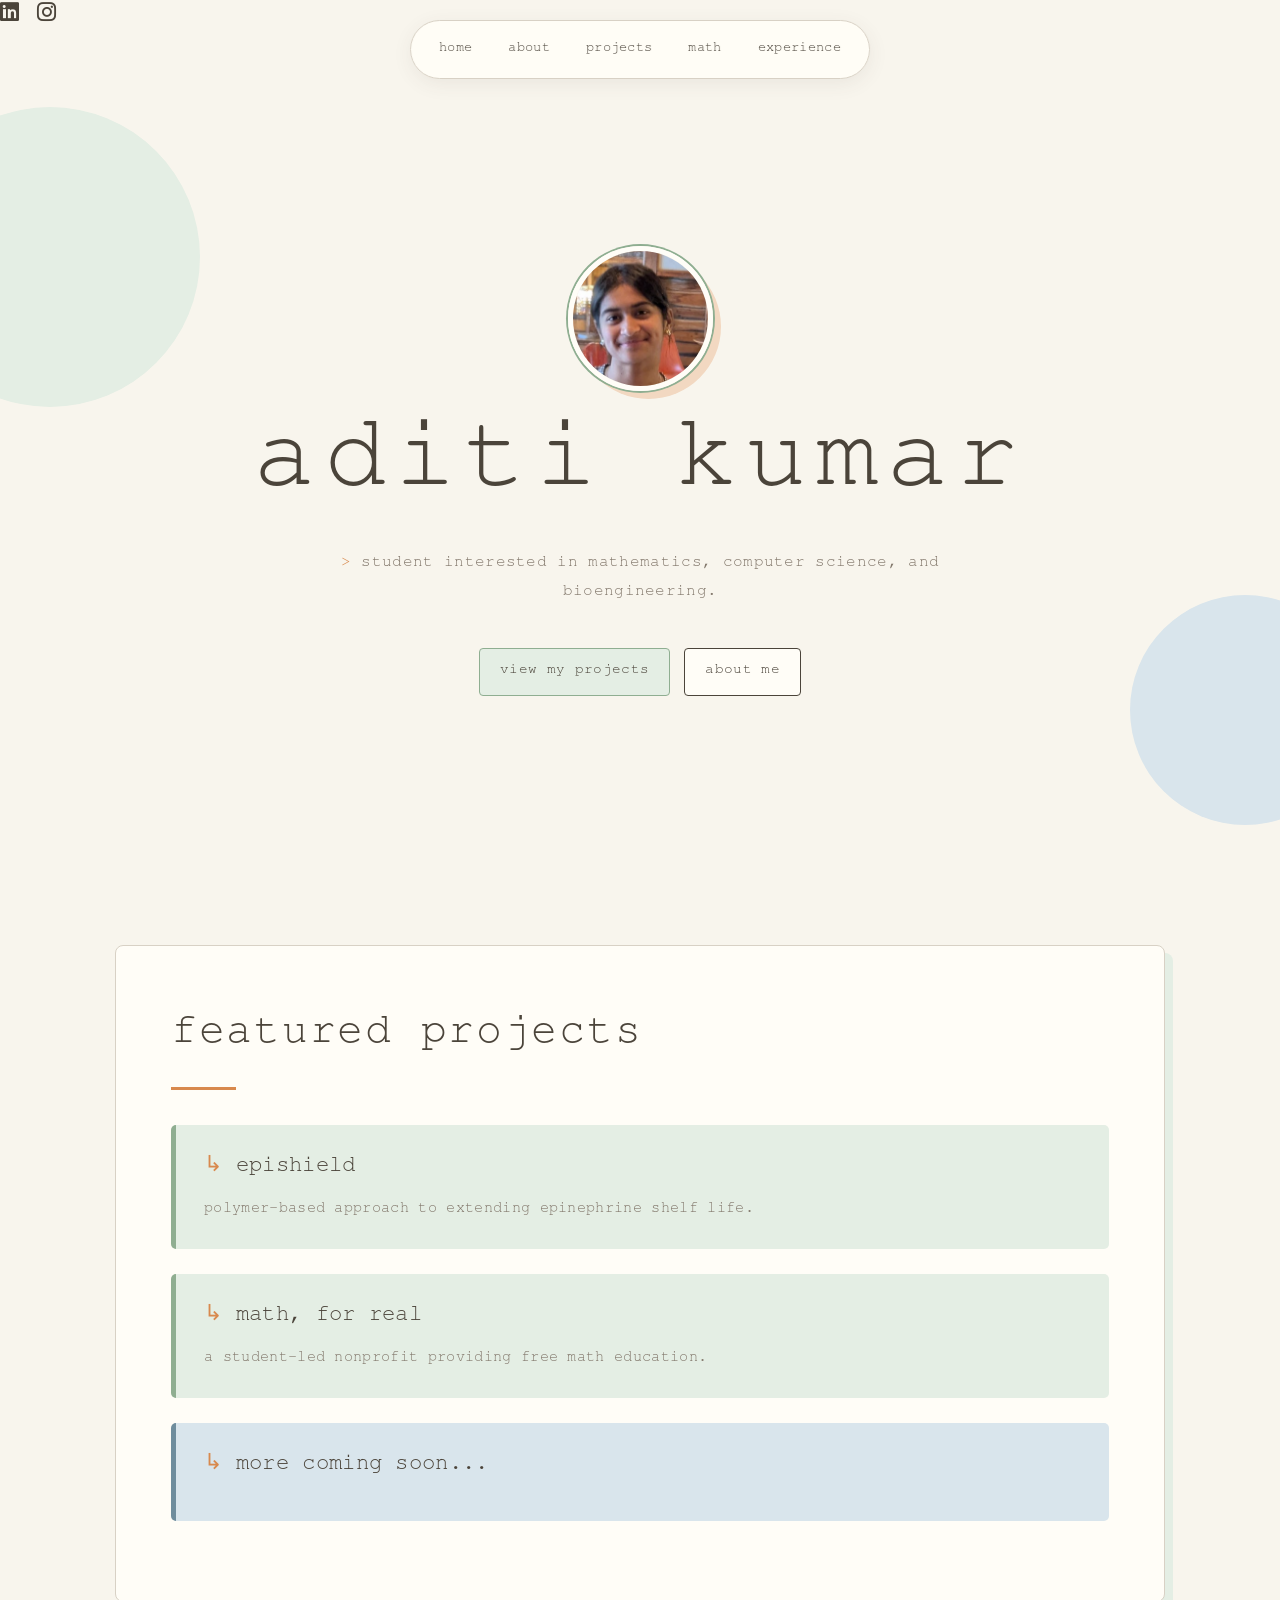
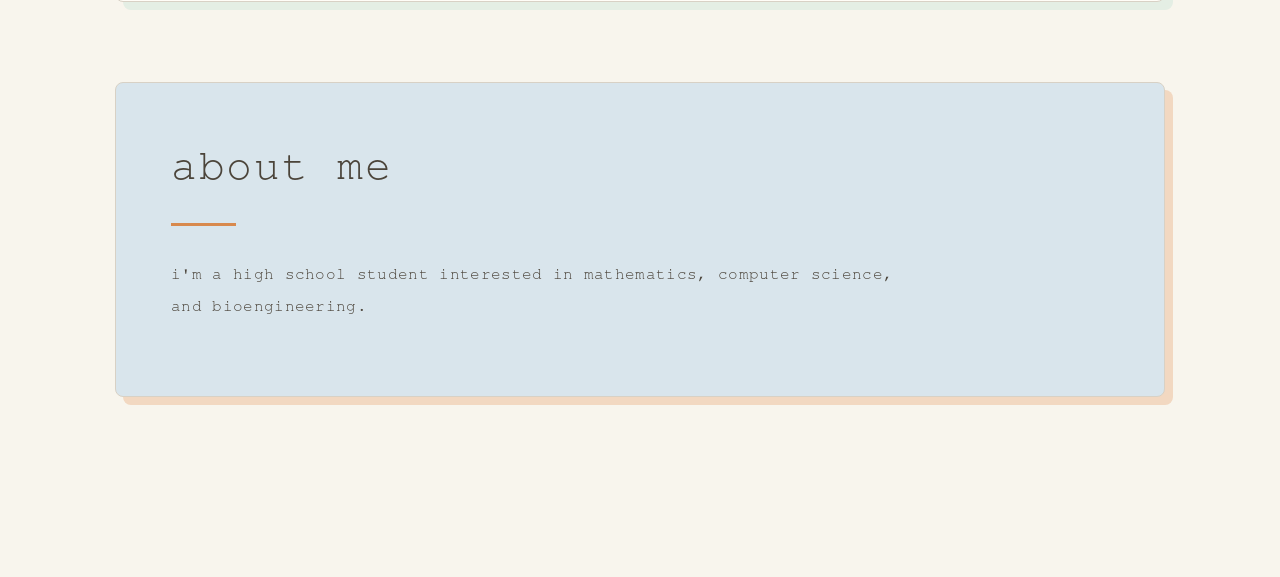
<file: index.html>
<!DOCTYPE html>
<html lang="en">
<head>
    <meta charset="UTF-8">
    <meta name="viewport" content="width=device-width, initial-scale=1.0">

    <title>aditi kumar</title>

    <link rel="stylesheet" href="style.css">
    <link rel="stylesheet" href="https://cdnjs.cloudflare.com/ajax/libs/font-awesome/6.5.2/css/all.min.css">
</head>

<body>
    <div class="social-links">
        <a href="https://www.linkedin.com/in/aditi-kumar-h3ll0" target="_blank" aria-label="LinkedIn">
            <i class="fab fa-linkedin"></i>
        </a>
        <a href="https://www.instagram.com/aditi.kumar_h3ll0/" target="_blank" aria-label="Instagram">
            <i class="fab fa-instagram"></i>
        </a>
    </div>

    <nav>
        <a href="index.html">home</a>
        <a href="about.html">about</a>
        <a href="projects.html">projects</a>
        <a href="math.html">math</a>
        <a href="experience.html">experience</a>
    </nav>
    <header>

        <img src="pfp.png" alt="aditi kumar" class="profile-photo">

        <h1>aditi kumar</h1>

        <p>
            student interested in mathematics,
            computer science, and bioengineering.
        </p>

        <div class="buttons">
            <a href="#projects">view my projects</a>
            <a href="#about">about me</a>
        </div>

    </header>


    <main>

        <section id="projects">

            <h2>featured projects</h2>

            <div class="project">
                <h3>epishield</h3>

                <p>
                    polymer-based approach to extending
                    epinephrine shelf life.
                </p>
            </div>


            <div class="project">
                <h3>math, for real</h3>

                <p>
                    a student-led nonprofit providing
                    free math education.
                </p>
            </div>


            <div class="project">
                <h3>more coming soon...</h3>
            </div>

        </section>


        <section id="about">

            <h2>about me</h2>

            <p>
                i'm a high school student interested in
                mathematics, computer science, and bioengineering.
            </p>

        </section>

    </main>


    <script src="script.js"></script>

</body>
</html>
</file>
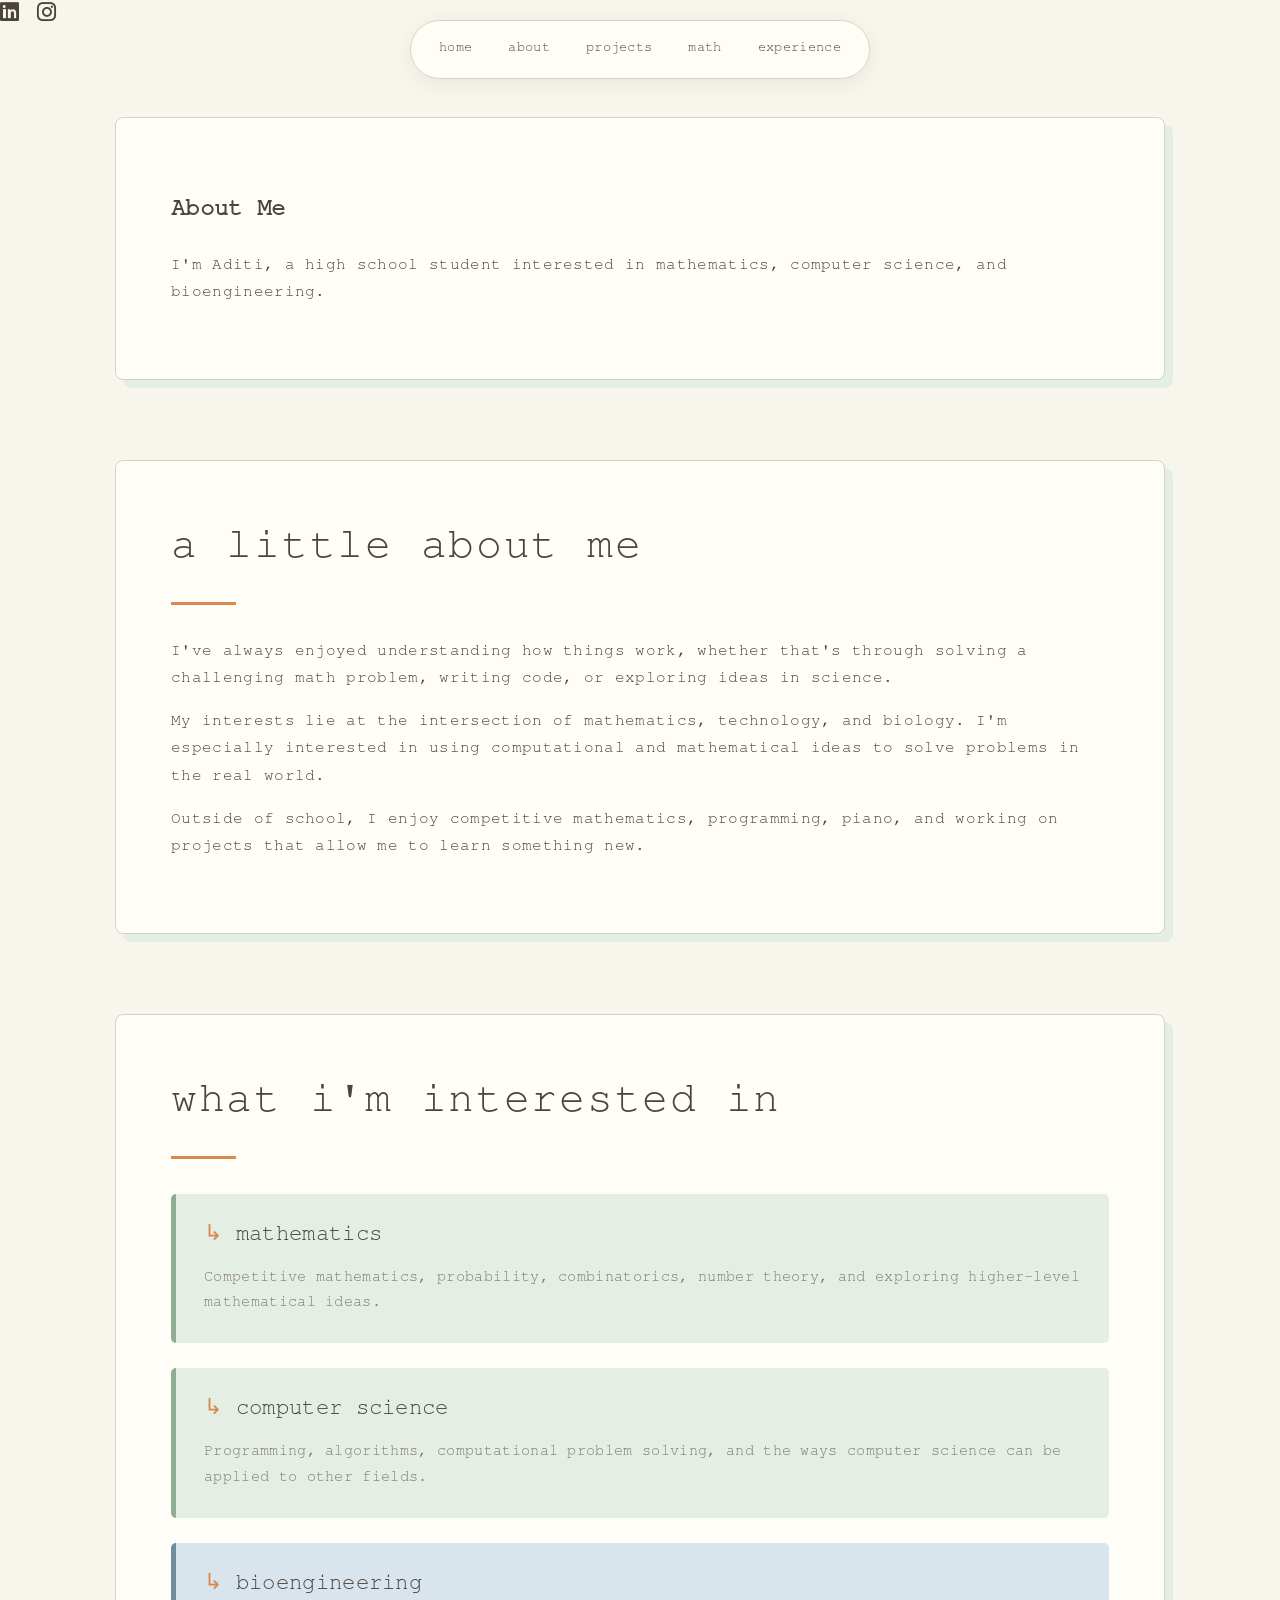
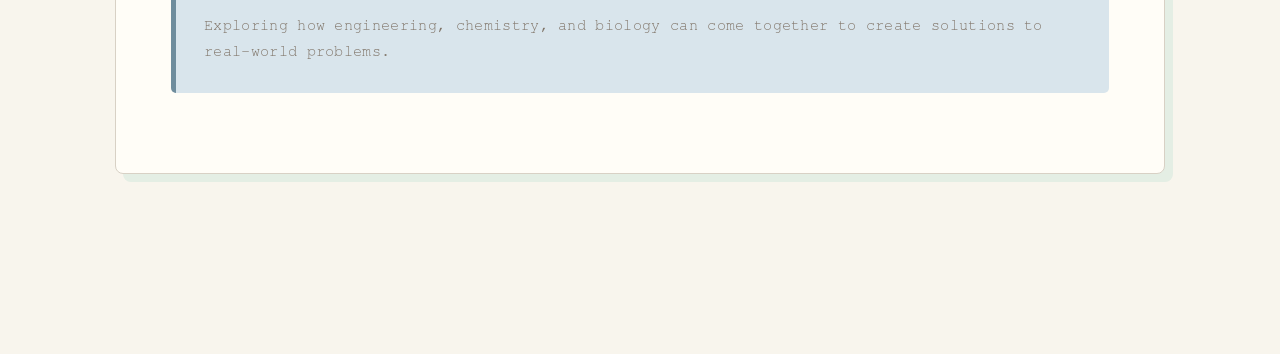
<file: about.html>
<!DOCTYPE html>

<html lang="en">
<head>
    <meta charset="UTF-8">
    <meta name="viewport" content="width=device-width, initial-scale=1.0">

<title>About | Aditi Kumar</title>

<link rel="stylesheet" href="style.css">

<link rel="preconnect" href="https://fonts.googleapis.com">
<link rel="preconnect" href="https://fonts.gstatic.com" crossorigin>
<link href="https://fonts.googleapis.com/css2?family=Libre+Baskerville:wght@400;700&display=swap" rel="stylesheet">
<link rel="stylesheet" href="https://cdnjs.cloudflare.com/ajax/libs/font-awesome/6.5.2/css/all.min.css">
</head>

<body>
    <div class="social-links">
        <a href="https://www.linkedin.com/in/aditi-kumar-h3ll0" target="_blank" aria-label="LinkedIn">
            <i class="fab fa-linkedin"></i>
        </a>
        <a href="https://www.instagram.com/aditi.kumar_h3ll0/" target="_blank" aria-label="Instagram">
            <i class="fab fa-instagram"></i>
        </a>
    </div>

    <nav>
        <a href="index.html">home</a>
        <a href="about.html">about</a>
        <a href="projects.html">projects</a>
        <a href="math.html">math</a>
        <a href="experience.html">experience</a>
    </nav>

<main class="page">

    <section class="page-intro">
        <h1>About Me</h1>

        <p>
            I'm Aditi, a high school student interested in
            mathematics, computer science, and bioengineering.
        </p>
    </section>

    <section class="about-content">

        <h2>A Little About Me</h2>

        <p>
            I've always enjoyed understanding how things work,
            whether that's through solving a challenging math
            problem, writing code, or exploring ideas in science.
        </p>

        <p>
            My interests lie at the intersection of mathematics,
            technology, and biology. I'm especially interested in
            using computational and mathematical ideas to solve
            problems in the real world.
        </p>

        <p>
            Outside of school, I enjoy competitive mathematics,
            programming, piano, and working on projects that allow
            me to learn something new.
        </p>

    </section>

    <section class="about-content">

        <h2>What I'm Interested In</h2>

        <div class="project">
            <h3>Mathematics</h3>
            <p>
                Competitive mathematics, probability, combinatorics,
                number theory, and exploring higher-level mathematical
                ideas.
            </p>
        </div>

        <div class="project">
            <h3>Computer Science</h3>
            <p>
                Programming, algorithms, computational problem solving,
                and the ways computer science can be applied to other
                fields.
            </p>
        </div>

        <div class="project">
            <h3>Bioengineering</h3>
            <p>
                Exploring how engineering, chemistry, and biology can
                come together to create solutions to real-world
                problems.
            </p>
        </div>

    </section>

</main>

<script src="script.js"></script>

</body>
</html>
</file>
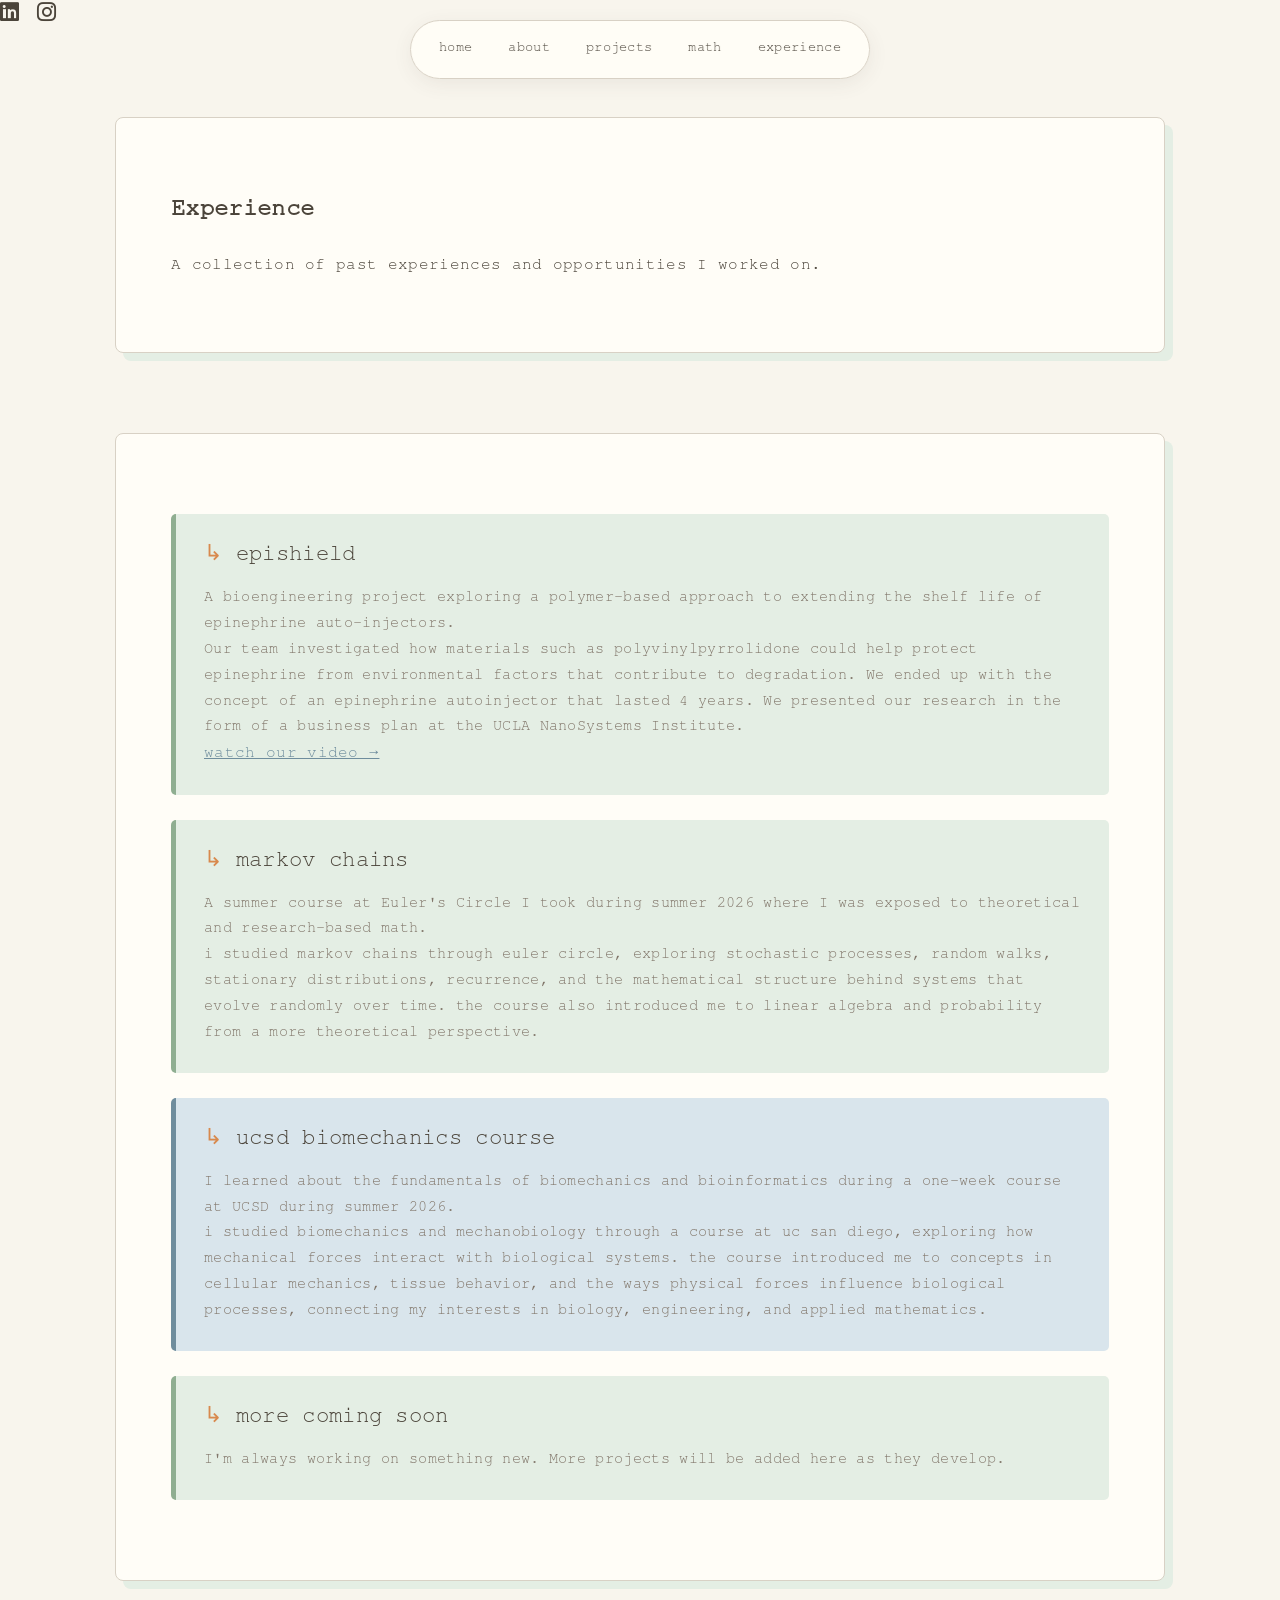
<file: experience.html>
<!DOCTYPE html>

<html lang="en">
<head>
    <meta charset="UTF-8">
    <meta name="viewport" content="width=device-width, initial-scale=1.0">

<title>Experience | Aditi Kumar</title>

<link rel="stylesheet" href="style.css">

<link rel="preconnect" href="https://fonts.googleapis.com">
<link rel="preconnect" href="https://fonts.gstatic.com" crossorigin>
<link href="https://fonts.googleapis.com/css2?family=Libre+Baskerville:wght@400;700&display=swap" rel="stylesheet">
<link rel="stylesheet" href="https://cdnjs.cloudflare.com/ajax/libs/font-awesome/6.5.2/css/all.min.css">
</head>

<body>
    <div class="social-links">
        <a href="https://www.linkedin.com/in/aditi-kumar-h3ll0" target="_blank" aria-label="LinkedIn">
            <i class="fab fa-linkedin"></i>
        </a>
        <a href="https://www.instagram.com/aditi.kumar_h3ll0/" target="_blank" aria-label="Instagram">
            <i class="fab fa-instagram"></i>
        </a>
    </div>
    <nav>
        <a href="index.html">home</a>
        <a href="about.html">about</a>
        <a href="projects.html">projects</a>
        <a href="math.html">math</a>
        <a href="experience.html">experience</a>
    </nav>

<main class="page">

    <section class="page-intro">
        <h1>Experience</h1>

        <p>
            A collection of past experiences and opportunities
            I worked on.
        </p>
    </section>


    <section class="about-content">

        <div class="experience">
            <h3>EpiShield</h3>

            <p>
                A bioengineering project exploring a polymer-based
                approach to extending the shelf life of epinephrine
                auto-injectors.
            </p>

            <p>
                Our team investigated how materials such as
                polyvinylpyrrolidone could help protect epinephrine
                from environmental factors that contribute to
                degradation. We ended up with the concept of an epinephrine
                autoinjector that lasted 4 years. We presented our
                research in the form of a business plan at the UCLA 
                NanoSystems Institute.
            </p>

            <a href="https://www.youtube.com/watch?v=4C4Lc9_oceU" target="_blank">
                watch our video →
            </a>
        </div>


        <div class="experience">
            <h3>Markov Chains</h3>

            <p>
                A summer course at Euler's Circle I took during summer 2026
                where I was exposed to theoretical and research-based math.
            </p>

            <p>
                i studied markov chains through euler circle, exploring stochastic 
                processes, random walks, stationary distributions, recurrence, and 
                the mathematical structure behind systems that evolve randomly over 
                time. the course also introduced me to linear algebra and probability 
                from a more theoretical perspective.

            </p>
        </div>


        <div class="experience">
            <h3>UCSD Biomechanics Course</h3>

            <p>
                I learned about the fundamentals of biomechanics
                and bioinformatics during a one-week course at UCSD
                during summer 2026.
            </p>

            <p>
                i studied biomechanics and mechanobiology through a course 
                at uc san diego, exploring how mechanical forces interact 
                with biological systems. the course introduced me to concepts 
                in cellular mechanics, tissue behavior, and the ways physical 
                forces influence biological processes, connecting my interests 
                in biology, engineering, and applied mathematics.

            </p>

        </div>


        <div class="experience">
            <h3>More Coming Soon</h3>

            <p>
                I'm always working on something new. More projects
                will be added here as they develop.
            </p>
        </div>

    </section>

</main>

<script src="script.js"></script>

</body>
</html>
</file>
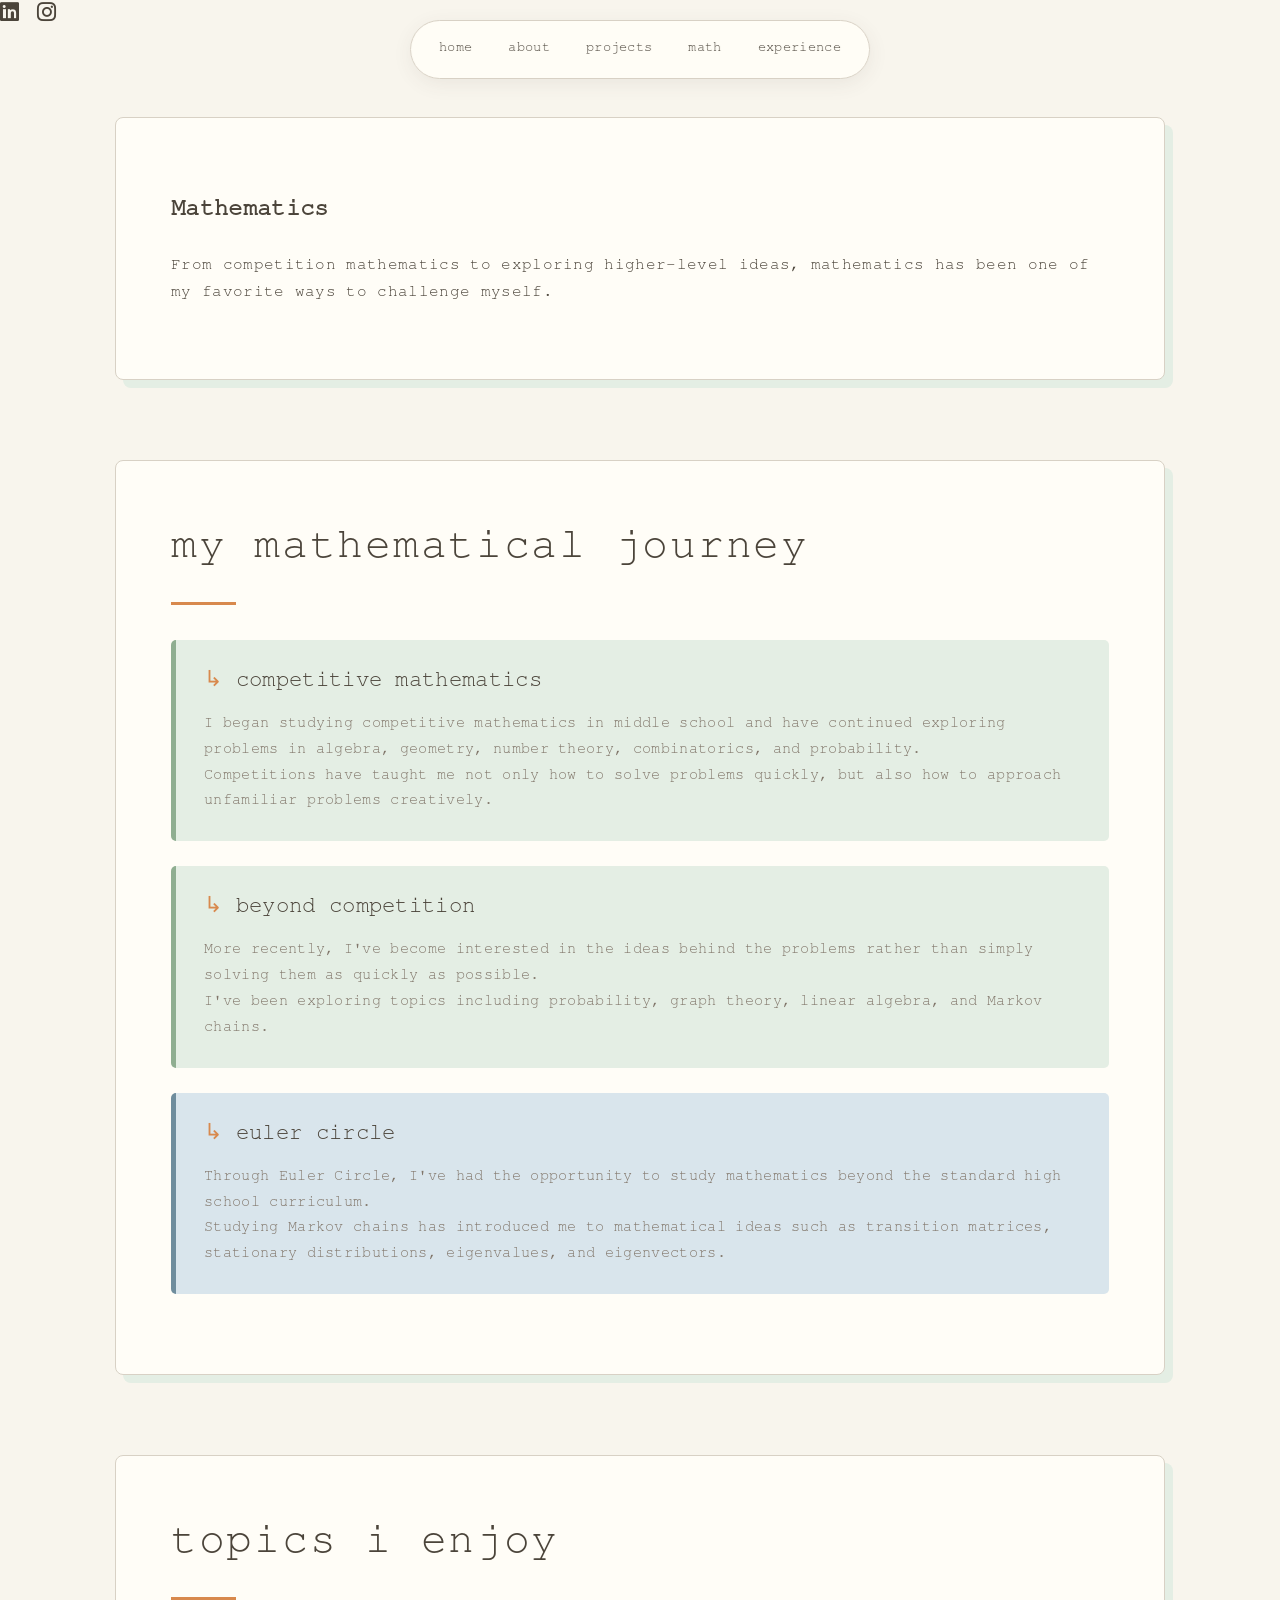
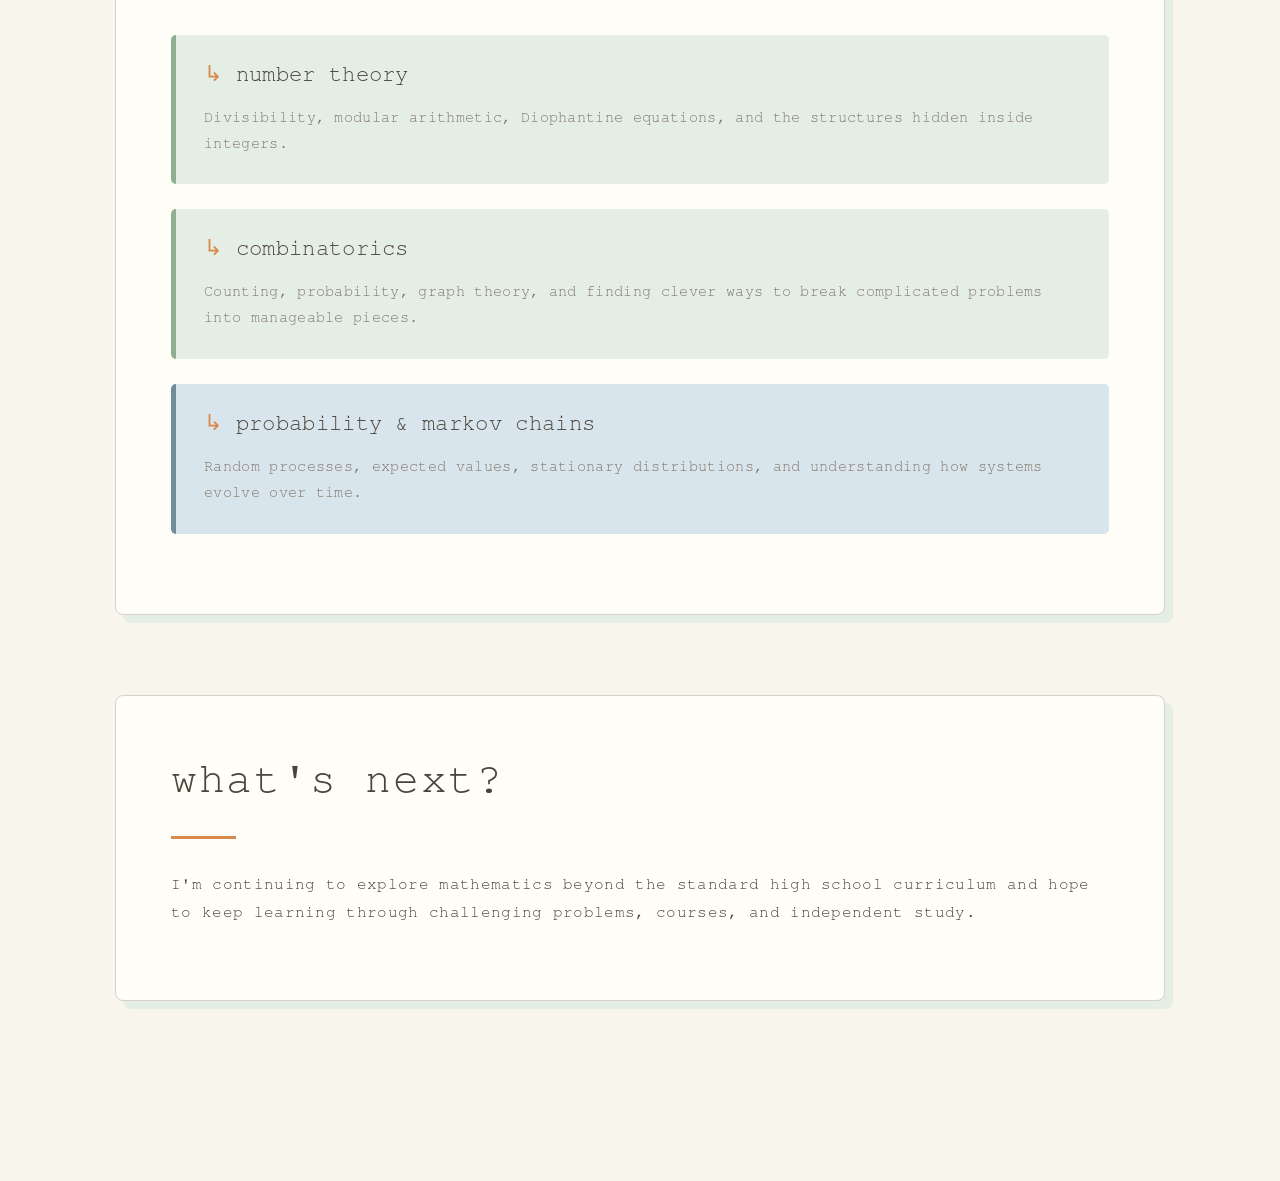
<file: math.html>
<!DOCTYPE html>

<html lang="en">
<head>
    <meta charset="UTF-8">
    <meta name="viewport" content="width=device-width, initial-scale=1.0">


<title>Math | Aditi Kumar</title>

<link rel="stylesheet" href="style.css">

<link rel="preconnect" href="https://fonts.googleapis.com">
<link rel="preconnect" href="https://fonts.gstatic.com" crossorigin>
<link href="https://fonts.googleapis.com/css2?family=Libre+Baskerville:wght@400;700&display=swap" rel="stylesheet">
<link rel="stylesheet" href="https://cdnjs.cloudflare.com/ajax/libs/font-awesome/6.5.2/css/all.min.css">
</head>

<body>
    <div class="social-links">
        <a href="https://www.linkedin.com/in/aditi-kumar-h3ll0" target="_blank" aria-label="LinkedIn">
            <i class="fab fa-linkedin"></i>
        </a>
        <a href="https://www.instagram.com/aditi.kumar_h3ll0/" target="_blank" aria-label="Instagram">
            <i class="fab fa-instagram"></i>
        </a>
    </div>
    <nav>
        <a href="index.html">home</a>
        <a href="about.html">about</a>
        <a href="projects.html">projects</a>
        <a href="math.html">math</a>
        <a href="experience.html">experience</a>
    </nav>

<main class="page">

    <section class="page-intro">
        <h1>Mathematics</h1>

        <p>
            From competition mathematics to exploring
            higher-level ideas, mathematics has been one
            of my favorite ways to challenge myself.
        </p>
    </section>


    <section class="about-content">

        <h2>My Mathematical Journey</h2>

        <div class="project">
            <h3>Competitive Mathematics</h3>

            <p>
                I began studying competitive mathematics in
                middle school and have continued exploring
                problems in algebra, geometry, number theory,
                combinatorics, and probability.
            </p>

            <p>
                Competitions have taught me not only how to
                solve problems quickly, but also how to approach
                unfamiliar problems creatively.
            </p>
        </div>


        <div class="project">
            <h3>Beyond Competition</h3>

            <p>
                More recently, I've become interested in the
                ideas behind the problems rather than simply
                solving them as quickly as possible.
            </p>

            <p>
                I've been exploring topics including probability,
                graph theory, linear algebra, and Markov chains.
            </p>
        </div>


        <div class="project">
            <h3>Euler Circle</h3>

            <p>
                Through Euler Circle, I've had the opportunity
                to study mathematics beyond the standard high
                school curriculum.
            </p>

            <p>
                Studying Markov chains has introduced me to
                mathematical ideas such as transition matrices,
                stationary distributions, eigenvalues, and
                eigenvectors.
            </p>
        </div>

    </section>


    <section class="about-content">

        <h2>Topics I Enjoy</h2>

        <div class="project">
            <h3>Number Theory</h3>
            <p>
                Divisibility, modular arithmetic, Diophantine
                equations, and the structures hidden inside
                integers.
            </p>
        </div>

        <div class="project">
            <h3>Combinatorics</h3>
            <p>
                Counting, probability, graph theory, and finding
                clever ways to break complicated problems into
                manageable pieces.
            </p>
        </div>

        <div class="project">
            <h3>Probability &amp; Markov Chains</h3>
            <p>
                Random processes, expected values, stationary
                distributions, and understanding how systems
                evolve over time.
            </p>
        </div>

    </section>


    <section class="about-content">

        <h2>What's Next?</h2>

        <p>
            I'm continuing to explore mathematics beyond the
            standard high school curriculum and hope to keep
            learning through challenging problems, courses,
            and independent study.
        </p>

    </section>

</main>

<script src="script.js"></script>


</body>
</html>
</file>
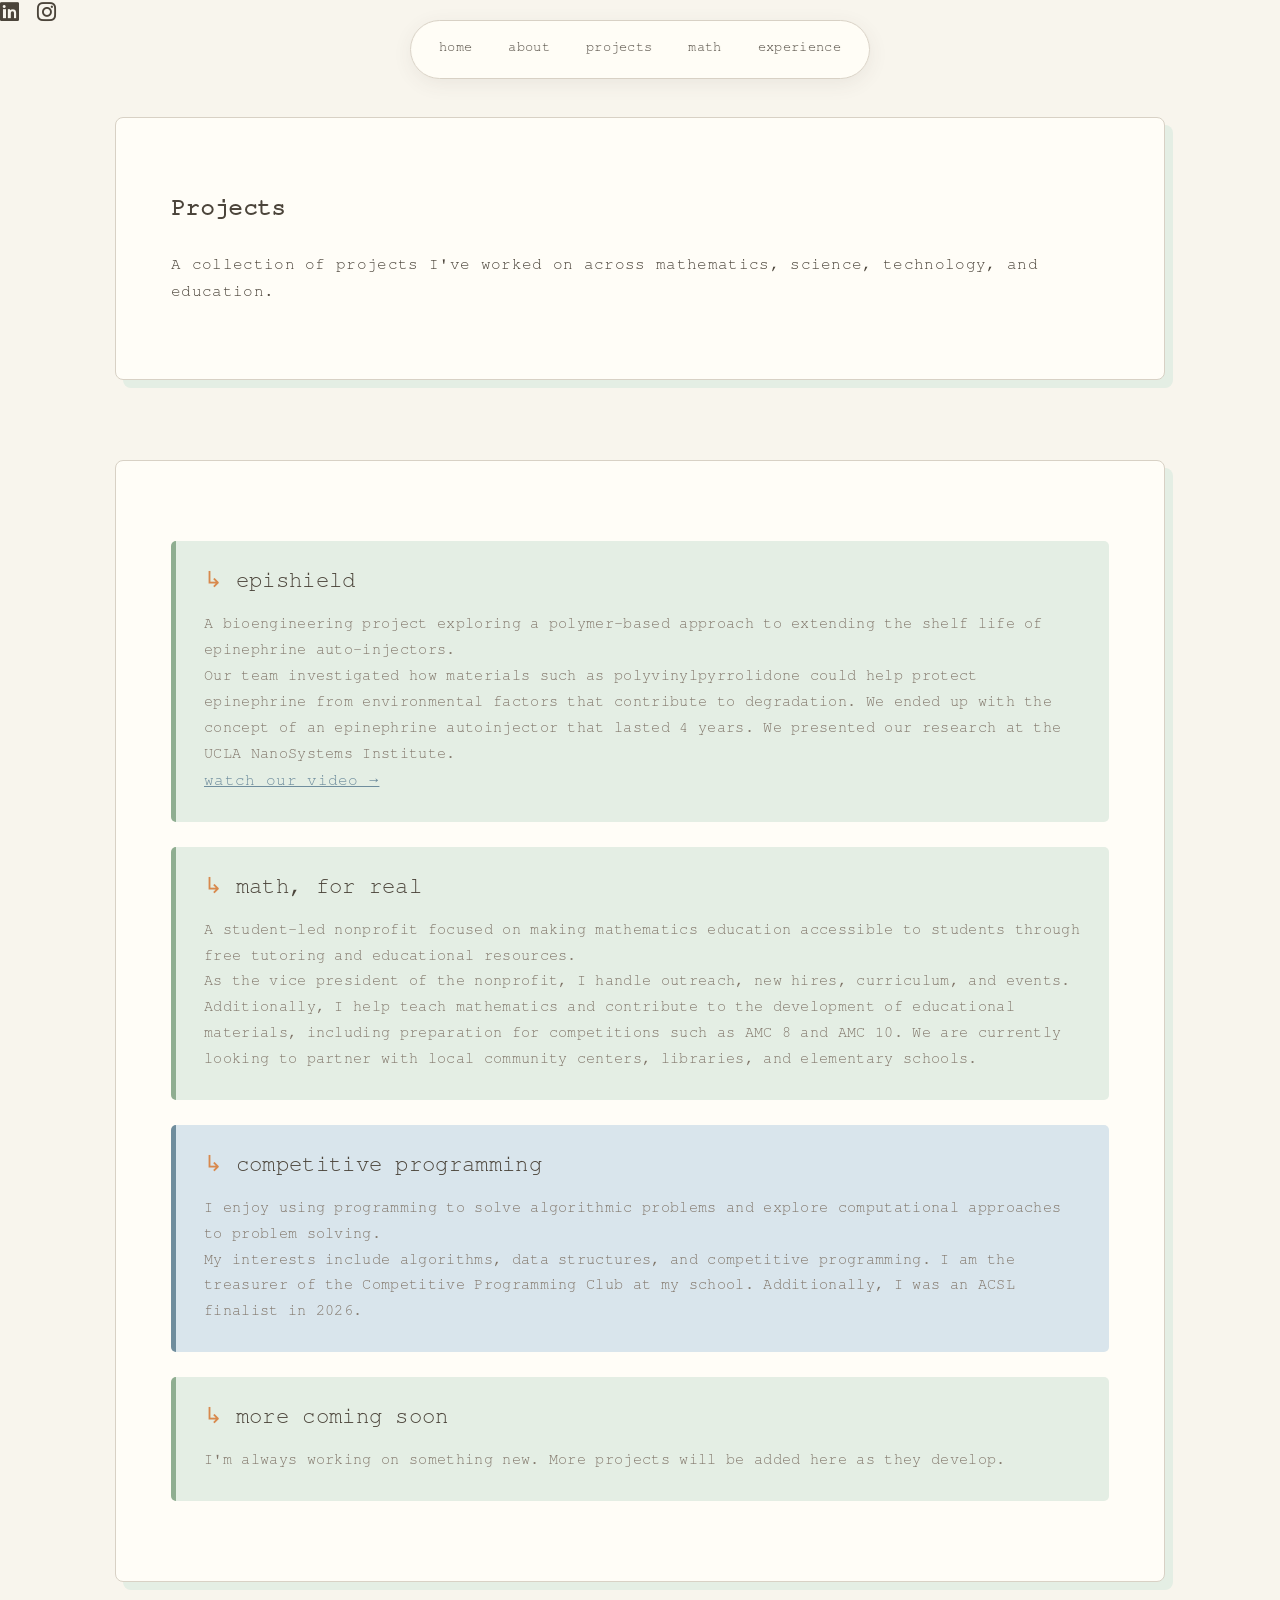
<file: projects.html>
<!DOCTYPE html>

<html lang="en">
<head>
    <meta charset="UTF-8">
    <meta name="viewport" content="width=device-width, initial-scale=1.0">

<title>Projects | Aditi Kumar</title>

<link rel="stylesheet" href="style.css">

<link rel="preconnect" href="https://fonts.googleapis.com">
<link rel="preconnect" href="https://fonts.gstatic.com" crossorigin>
<link href="https://fonts.googleapis.com/css2?family=Libre+Baskerville:wght@400;700&display=swap" rel="stylesheet">
<link rel="stylesheet" href="https://cdnjs.cloudflare.com/ajax/libs/font-awesome/6.5.2/css/all.min.css">
</head>

<body>
    <div class="social-links">
        <a href="https://www.linkedin.com/in/aditi-kumar-h3ll0" target="_blank" aria-label="LinkedIn">
            <i class="fab fa-linkedin"></i>
        </a>
        <a href="https://www.instagram.com/aditi.kumar_h3ll0/" target="_blank" aria-label="Instagram">
            <i class="fab fa-instagram"></i>
        </a>
    </div>

    <nav>
        <a href="index.html">home</a>
        <a href="about.html">about</a>
        <a href="projects.html">projects</a>
        <a href="math.html">math</a>
        <a href="experience.html">experience</a>
    </nav>

<main class="page">

    <section class="page-intro">
        <h1>Projects</h1>

        <p>
            A collection of projects I've worked on across
            mathematics, science, technology, and education.
        </p>
    </section>


    <section class="about-content">

        <div class="project">
            <h3>EpiShield</h3>

            <p>
                A bioengineering project exploring a polymer-based
                approach to extending the shelf life of epinephrine
                auto-injectors.
            </p>

            <p>
                Our team investigated how materials such as
                polyvinylpyrrolidone could help protect epinephrine
                from environmental factors that contribute to
                degradation. We ended up with the concept of an epinephrine
                autoinjector that lasted 4 years. We presented our
                research at the UCLA NanoSystems Institute.
            </p>

            <a href="https://www.youtube.com/watch?v=4C4Lc9_oceU" target="_blank">
                watch our video →
            </a>
        </div>


        <div class="project">
            <h3>Math, For Real</h3>

            <p>
                A student-led nonprofit focused on making
                mathematics education accessible to students
                through free tutoring and educational resources.
            </p>

            <p>
                As the vice president of the nonprofit, I handle 
                outreach, new hires, curriculum, and events.
                Additionally, I help teach mathematics and contribute to the
                development of educational materials, including
                preparation for competitions such as AMC 8 and
                AMC 10. We are currently looking to partner with local
                community centers, libraries, and elementary schools.
            </p>
        </div>


        <div class="project">
            <h3>Competitive Programming</h3>

            <p>
                I enjoy using programming to solve algorithmic
                problems and explore computational approaches
                to problem solving.
            </p>

            <p>
                My interests include algorithms, data structures,
                and competitive programming. I am the treasurer
                of the Competitive Programming Club at my school.
                Additionally, I was an ACSL finalist in 2026.
            </p>

        </div>


        <div class="project">
            <h3>More Coming Soon</h3>

            <p>
                I'm always working on something new. More projects
                will be added here as they develop.
            </p>
        </div>

    </section>

</main>

<script src="script.js"></script>

</body>
</html>
</file>
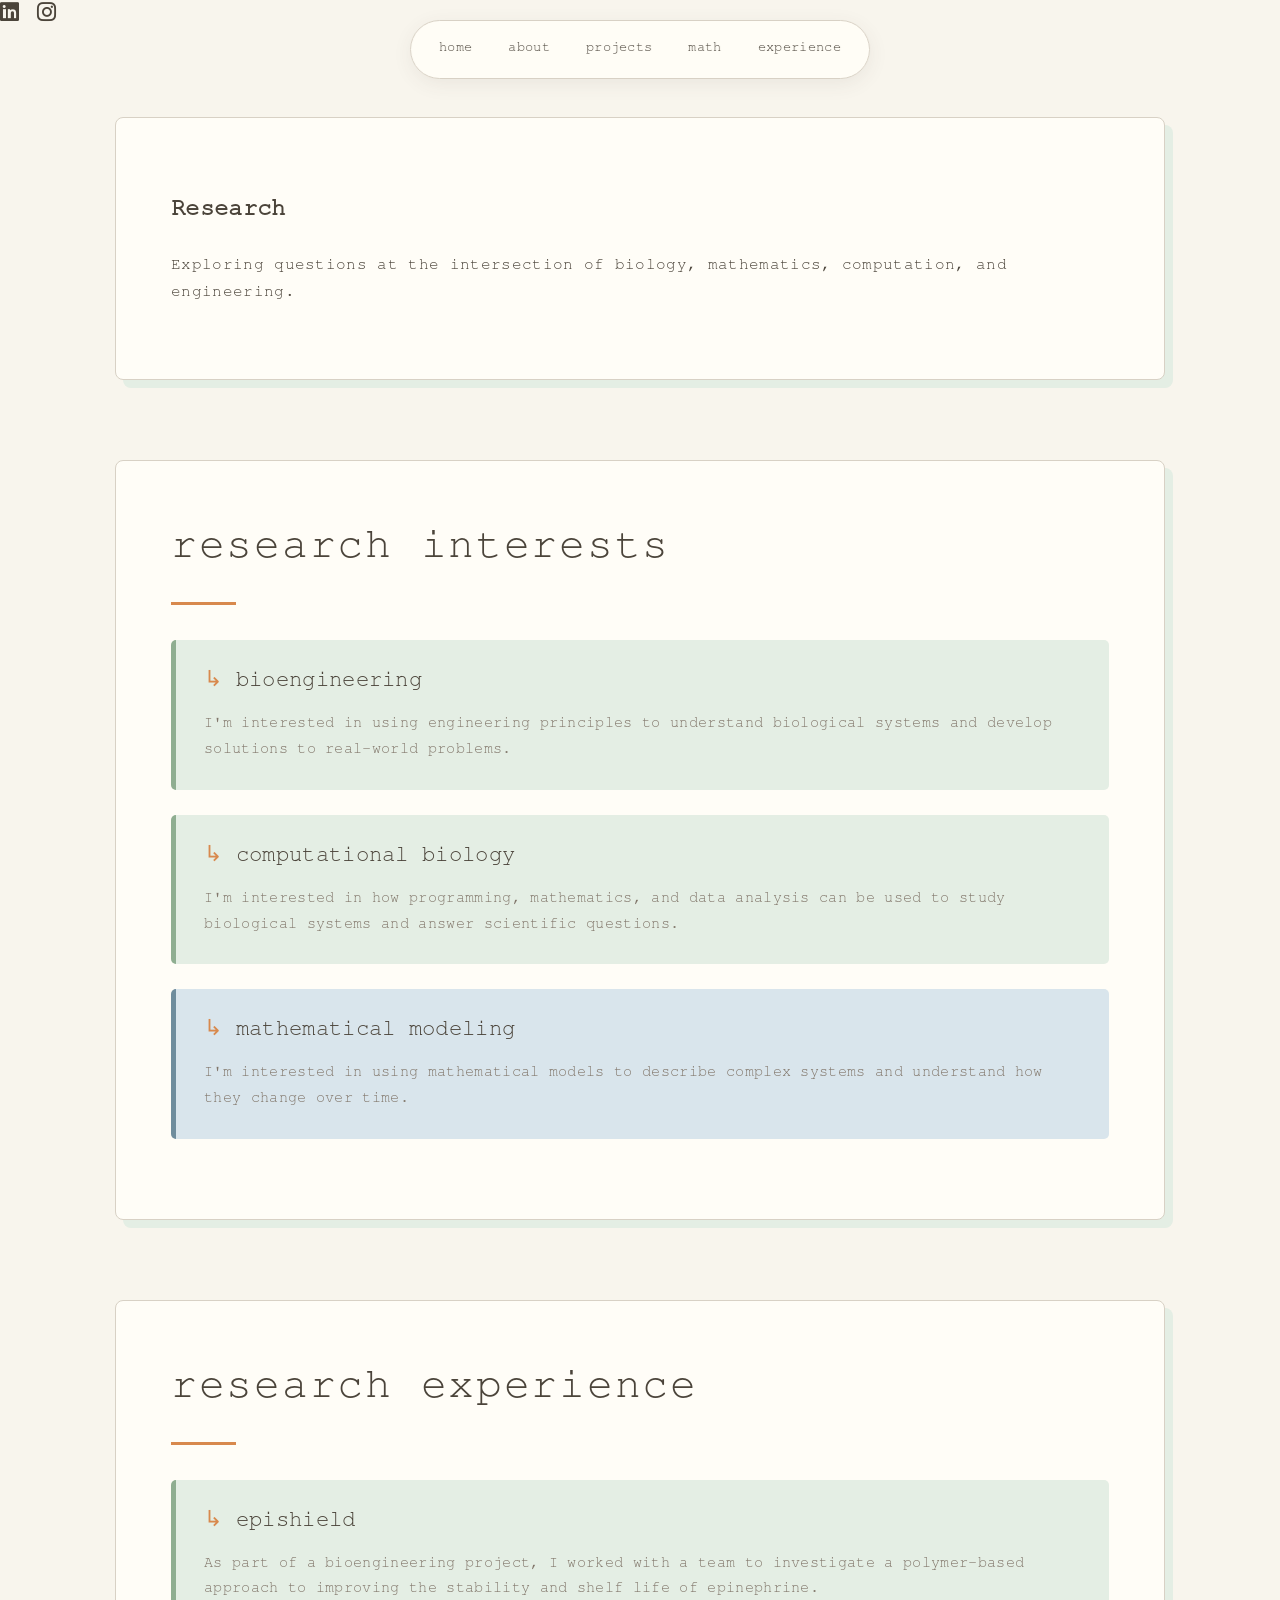
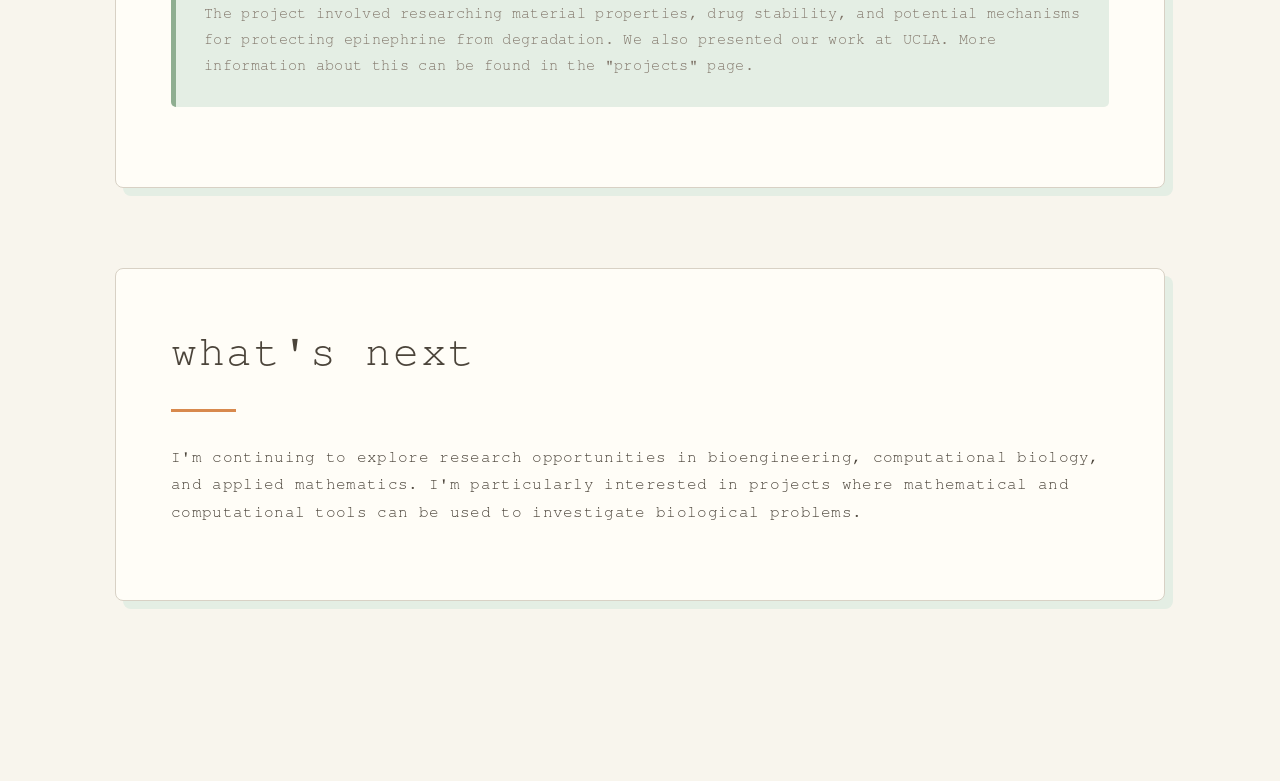
<file: research.html>
<!DOCTYPE html>

<html lang="en">
<head>
    <meta charset="UTF-8">
    <meta name="viewport" content="width=device-width, initial-scale=1.0">


    <title>Research | Aditi Kumar</title>

    <link rel="stylesheet" href="style.css">

    <link rel="preconnect" href="https://fonts.googleapis.com">
    <link rel="preconnect" href="https://fonts.gstatic.com" crossorigin>
    <link href="https://fonts.googleapis.com/css2?family=Libre+Baskerville:wght@400;700&display=swap" rel="stylesheet">
    <link rel="stylesheet" href="https://cdnjs.cloudflare.com/ajax/libs/font-awesome/6.5.2/css/all.min.css">
</head>

<body>
    <div class="social-links">
        <a href="https://www.linkedin.com/in/aditi-kumar-h3ll0" target="_blank" aria-label="LinkedIn">
            <i class="fab fa-linkedin"></i>
        </a>
        <a href="https://www.instagram.com/aditi.kumar_h3ll0/" target="_blank" aria-label="Instagram">
            <i class="fab fa-instagram"></i>
        </a>
    </div>
    <nav>
        <a href="index.html">home</a>
        <a href="about.html">about</a>
        <a href="projects.html">projects</a>
        <a href="math.html">math</a>
        <a href="experience.html">experience</a>
    </nav>

<main class="page">

    <section class="page-intro">
        <h1>Research</h1>

        <p>
            Exploring questions at the intersection of biology,
            mathematics, computation, and engineering.
        </p>
    </section>


    <section class="about-content">

        <h2>Research Interests</h2>

        <div class="project">
            <h3>Bioengineering</h3>

            <p>
                I'm interested in using engineering principles to
                understand biological systems and develop solutions
                to real-world problems.
            </p>
        </div>

        <div class="project">
            <h3>Computational Biology</h3>

            <p>
                I'm interested in how programming, mathematics, and
                data analysis can be used to study biological systems
                and answer scientific questions.
            </p>
        </div>

        <div class="project">
            <h3>Mathematical Modeling</h3>

            <p>
                I'm interested in using mathematical models to
                describe complex systems and understand how they
                change over time.
            </p>
        </div>

    </section>


    <section class="about-content">

        <h2>Research Experience</h2>

        <div class="project">
            <h3>EpiShield</h3>

            <p>
                As part of a bioengineering project, I worked with
                a team to investigate a polymer-based approach to
                improving the stability and shelf life of epinephrine.
            </p>

            <p>
                The project involved researching material properties,
                drug stability, and potential mechanisms for protecting
                epinephrine from degradation. We also presented our work 
                at UCLA. More information about this can be found in the
                "projects" page.
            </p>
        </div>

    </section>


    <section class="about-content">

        <h2>What's Next</h2>

        <p>
            I'm continuing to explore research opportunities in
            bioengineering, computational biology, and applied
            mathematics. I'm particularly interested in projects
            where mathematical and computational tools can be used
            to investigate biological problems.
        </p>

    </section>

</main>

<script src="script.js"></script>

</body>
</html>
</file>
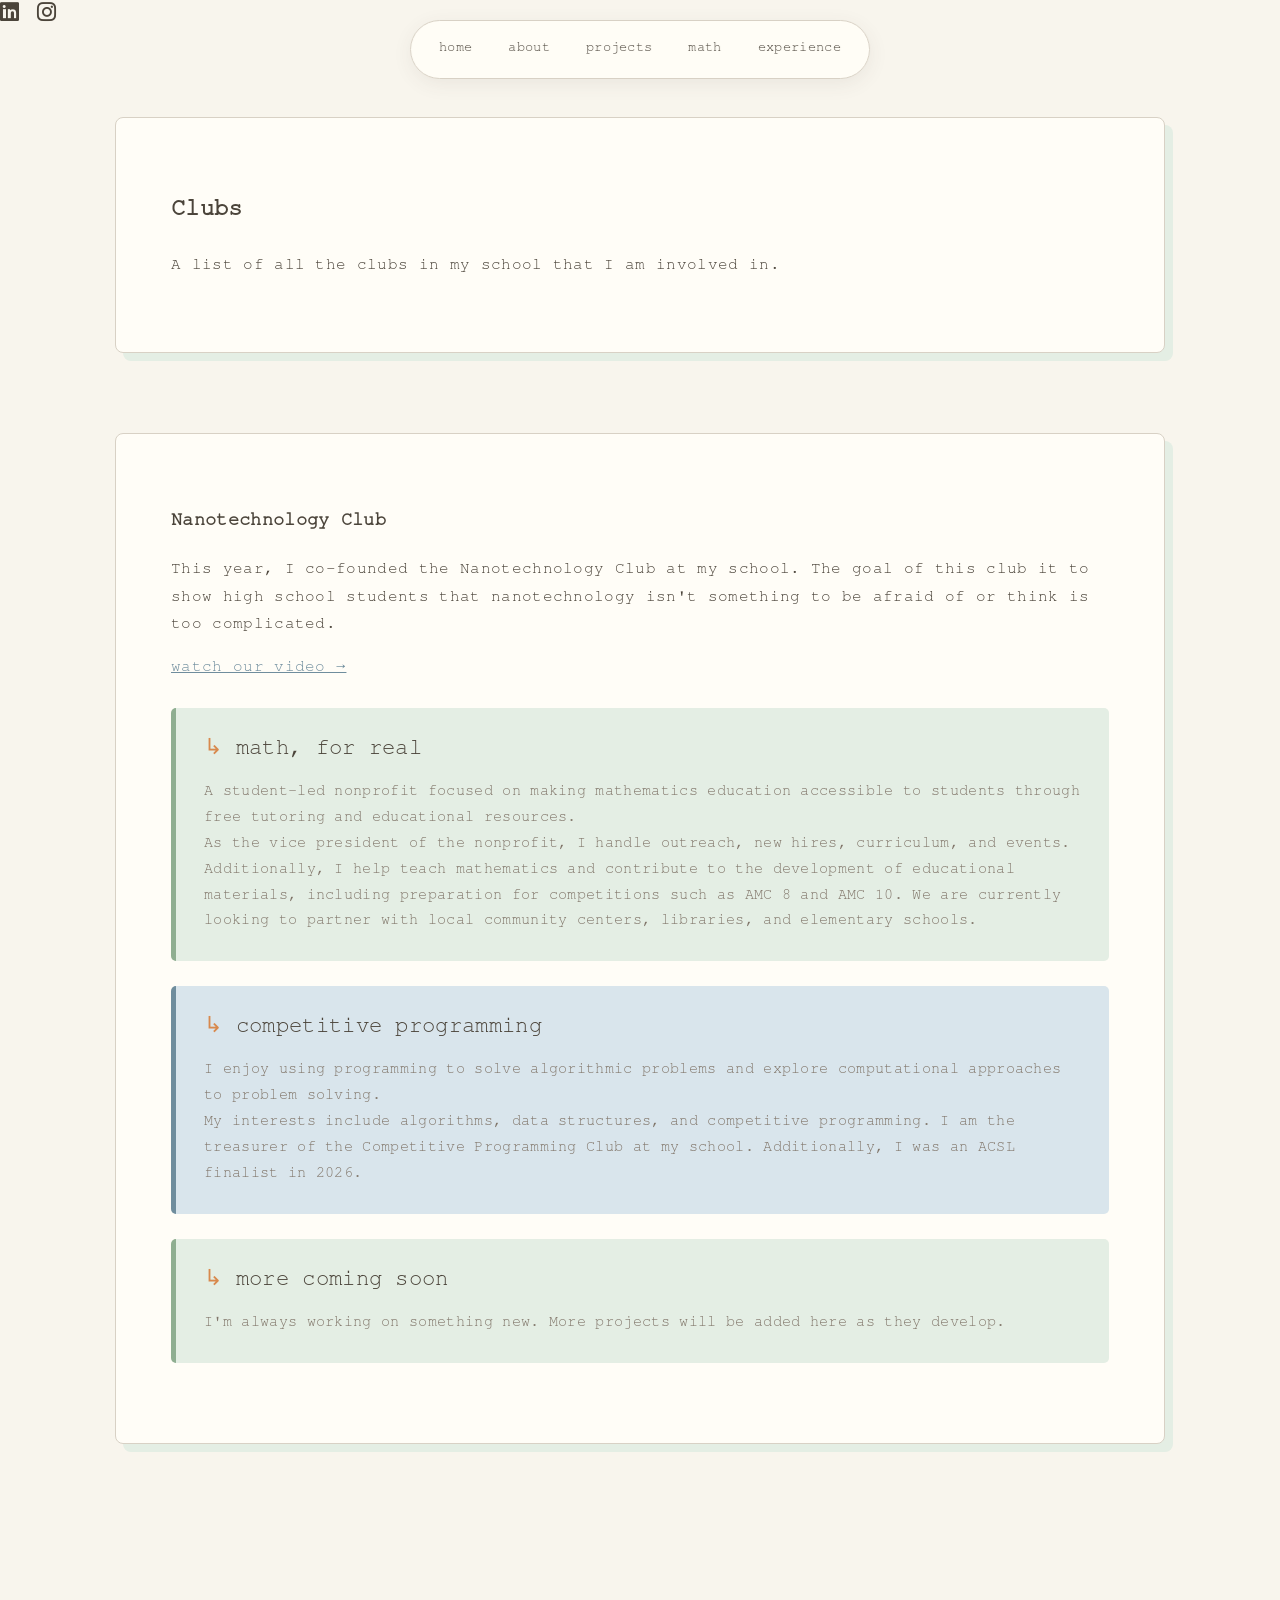
<file: school.html>
<!DOCTYPE html>

<html lang="en">
<head>
    <meta charset="UTF-8">
    <meta name="viewport" content="width=device-width, initial-scale=1.0">

<title>School | Aditi Kumar</title>

<link rel="stylesheet" href="style.css">

<link rel="preconnect" href="https://fonts.googleapis.com">
<link rel="preconnect" href="https://fonts.gstatic.com" crossorigin>
<link href="https://fonts.googleapis.com/css2?family=Libre+Baskerville:wght@400;700&display=swap" rel="stylesheet">
<link rel="stylesheet" href="https://cdnjs.cloudflare.com/ajax/libs/font-awesome/6.5.2/css/all.min.css">
</head>

<body>
    <div class="social-links">
        <a href="https://www.linkedin.com/in/aditi-kumar-h3ll0" target="_blank" aria-label="LinkedIn">
            <i class="fab fa-linkedin"></i>
        </a>
        <a href="https://www.instagram.com/aditi.kumar_h3ll0/" target="_blank" aria-label="Instagram">
            <i class="fab fa-instagram"></i>
        </a>
    </div>

    <nav>
        <a href="index.html">home</a>
        <a href="about.html">about</a>
        <a href="projects.html">projects</a>
        <a href="math.html">math</a>
        <a href="experience.html">experience</a>
    </nav>

<main class="page">

    <section class="page-intro">
        <h1>Clubs</h1>

        <p>
            A list of all the clubs in my school
            that I am involved in.
        </p>
    </section>


    <section class="about-content">

        <div class="school">
            <h3>Nanotechnology Club</h3>

            <p>
                This year, I co-founded the Nanotechnology
                Club at my school. The goal of this club it to 
                show high school students that nanotechnology isn't
                something to be afraid of or think is too 
                complicated.
            </p>

            <a href="https://www.youtube.com/watch?v=4C4Lc9_oceU" target="_blank">
                watch our video →
            </a>
        </div>


        <div class="project">
            <h3>Math, For Real</h3>

            <p>
                A student-led nonprofit focused on making
                mathematics education accessible to students
                through free tutoring and educational resources.
            </p>

            <p>
                As the vice president of the nonprofit, I handle 
                outreach, new hires, curriculum, and events.
                Additionally, I help teach mathematics and contribute to the
                development of educational materials, including
                preparation for competitions such as AMC 8 and
                AMC 10. We are currently looking to partner with local
                community centers, libraries, and elementary schools.
            </p>
        </div>


        <div class="project">
            <h3>Competitive Programming</h3>

            <p>
                I enjoy using programming to solve algorithmic
                problems and explore computational approaches
                to problem solving.
            </p>

            <p>
                My interests include algorithms, data structures,
                and competitive programming. I am the treasurer
                of the Competitive Programming Club at my school.
                Additionally, I was an ACSL finalist in 2026.
            </p>

        </div>


        <div class="project">
            <h3>More Coming Soon</h3>

            <p>
                I'm always working on something new. More projects
                will be added here as they develop.
            </p>
        </div>

    </section>

</main>

<script src="script.js"></script>

</body>
</html>
</file>
<file: style.css>
/* ================================
   aditi kumar — personal website
   typewriter / indie academic theme
   ================================ */

/* ---------- fonts ---------- */


@font-face {
    font-family: "Typewriter";
    src: url("Typewriter.otf") format("opentype");
    font-weight: normal;
    font-style: normal;
}


/* ---------- color palette ---------- */

:root {
    --cream: #f8f5ed;
    --paper: #fffdf7;

    --sage: #8fae91;
    --sage-light: #e4eee4;

    --blue: #d9e5ec;
    --blue-dark: #6f8d9d;

    --brown: #4b443a;
    --brown-light: #81766a;

    --orange: #d8894d;
    --orange-light: #f2d8c1;

    --line: #d8d1c5;
}


/* ---------- basic setup ---------- */

* {
    box-sizing: border-box;
}

html {
    scroll-behavior: smooth;
}

body {
    margin: 0;
    background: var(--cream);
    color: var(--brown);

    font-family: "Typewriter", "Courier New", monospace;

    line-height: 1.7;
    letter-spacing: 0.02em;
}


/* ---------- navigation ---------- */

nav {
    position: fixed;
    top: 20px;
    left: 50%;
    transform: translateX(-50%);

    z-index: 100;

    display: flex;
    gap: 8px;

    padding: 10px 14px;

    background: rgba(255, 253, 247, 0.92);
    border: 1px solid var(--line);
    border-radius: 30px;

    box-shadow: 0 5px 20px rgba(75, 68, 58, 0.08);

    backdrop-filter: blur(8px);
}

nav a {
    padding: 7px 14px;

    color: var(--brown);
    text-decoration: none;

    border-radius: 20px;

    font-size: 0.85rem;

    transition:
        background 0.2s ease,
        color 0.2s ease,
        transform 0.2s ease;
}

nav a:hover {
    background: var(--sage-light);
    color: var(--brown);

    transform: translateY(-1px);
}

/* ---------- social links ---------- */

.social-links {
    top: 25px;
    right: 30px;
    z-index: 1000;

    display: flex;
    gap: 18px;
}

.social-links a {
    color: var(--brown);
    font-size: 22px;
    text-decoration: none !important;
    border: none;
}

.social-links a:hover {
    color: var(--orange);
    text-decoration: none !important;
    border: none;
}


/* ---------- hero ---------- */

header {
    position: relative;

    min-height: 92vh;

    display: flex;
    flex-direction: column;
    align-items: center;
    justify-content: center;

    text-align: center;

    padding: 120px 20px 80px;

    overflow: hidden;
}


/* decorative circles */

header::before {
    content: "";

    position: absolute;

    width: 300px;
    height: 300px;

    top: 70px;
    left: -100px;

    background: var(--sage-light);

    border-radius: 50%;

    z-index: -1;
}

header::after {
    content: "";

    position: absolute;

    width: 230px;
    height: 230px;

    bottom: 40px;
    right: -80px;

    background: var(--blue);

    border-radius: 50%;

    z-index: -1;
}


/* ---------- profile picture ---------- */

.profile-photo {
    width: 145px;
    height: 145px;

    object-fit: cover;

    border-radius: 50%;

    border: 5px solid var(--paper);

    box-shadow:
        0 0 0 2px var(--sage),
        8px 8px 0 var(--orange-light);

    margin-bottom: 30px;

    transition: transform 0.3s ease;
}

.profile-photo:hover {
    transform: rotate(-2deg) scale(1.03);
}


/* ---------- main heading ---------- */

header h1 {
    margin: 0;

    font-family: "Typewriter", "Courier New", monospace;

    font-size: clamp(3rem, 9vw, 6.5rem);

    font-weight: normal;

    letter-spacing: 0.08em;

    line-height: 1;

    text-transform: lowercase;

    color: var(--brown);
}


/* ---------- subtitle ---------- */

header p {
    max-width: 600px;

    margin: 25px auto 30px;

    font-size: 1rem;

    color: var(--brown-light);

    line-height: 1.8;
}


/* ---------- little typewriter line ---------- */

header p::before {
    content: "> ";

    color: var(--orange);
}


/* ---------- buttons ---------- */

.buttons {
    display: flex;

    gap: 14px;

    justify-content: center;

    flex-wrap: wrap;

    margin-top: 10px;
}

.buttons a {
    display: inline-block;

    padding: 11px 20px;

    color: var(--brown);

    text-decoration: none;

    border: 1.5px solid var(--brown);

    border-radius: 4px;

    background: var(--paper);

    font-family: inherit;

    font-size: 0.9rem;

    transition:
        background 0.2s ease,
        transform 0.2s ease,
        box-shadow 0.2s ease;
}

.buttons a:first-child {
    background: var(--sage-light);
    border-color: var(--sage);
}

.buttons a:hover {
    transform: translate(-2px, -2px);

    box-shadow: 4px 4px 0 var(--orange-light);
}


/* ---------- main content ---------- */

main {
    width: min(1050px, 90%);

    margin: 0 auto;

    padding-bottom: 100px;
}


/* ---------- sections ---------- */

section {
    margin: 80px 0;

    padding: 55px;

    background: var(--paper);

    border: 1px solid var(--line);

    border-radius: 8px;

    box-shadow: 8px 8px 0 var(--sage-light);
}


/* ---------- section headings ---------- */

h2 {
    margin-top: 0;
    margin-bottom: 35px;

    font-family: "Typewriter", "Courier New", monospace;

    font-size: clamp(1.8rem, 4vw, 2.7rem);

    font-weight: normal;

    text-transform: lowercase;

    letter-spacing: 0.04em;

    color: var(--brown);
}


/* little line underneath headings */

h2::after {
    content: "";

    display: block;

    width: 65px;
    height: 3px;

    margin-top: 12px;

    background: var(--orange);
}


/* ---------- projects ---------- */

.project {
    position: relative;

    margin: 25px 0;

    padding: 25px 28px;

    background: var(--sage-light);

    border-left: 5px solid var(--sage);

    border-radius: 5px;

    transition:
        transform 0.2s ease,
        box-shadow 0.2s ease;
}

.project:nth-of-type(3) {
    background: var(--blue);

    border-left-color: var(--blue-dark);
}

.project:hover {
    transform: translateX(5px);

    box-shadow: 5px 5px 0 var(--orange-light);
}


/* ---------- project titles ---------- */

.project h3 {
    margin: 0 0 10px;

    font-family: "Typewriter", "Courier New", monospace;

    font-size: 1.4rem;

    font-weight: normal;

    text-transform: lowercase;

    color: var(--brown);
}

.project h3::before {
    content: "↳ ";

    color: var(--orange);
}


/* ---------- project descriptions ---------- */

.project p {
    margin: 0;

    color: var(--brown-light);

    font-size: 0.95rem;
}

/* ---------- experience ---------- */

.experience {
    position: relative;

    margin: 25px 0;

    padding: 25px 28px;

    background: var(--sage-light);

    border-left: 5px solid var(--sage);

    border-radius: 5px;

    transition:
        transform 0.2s ease,
        box-shadow 0.2s ease;
}

.experience:nth-of-type(3) {
    background: var(--blue);

    border-left-color: var(--blue-dark);
}

.experience:hover {
    transform: translateX(5px);

    box-shadow: 5px 5px 0 var(--orange-light);
}


/* ---------- experience titles ---------- */

.experience h3 {
    margin: 0 0 10px;

    font-family: "Typewriter", "Courier New", monospace;

    font-size: 1.4rem;

    font-weight: normal;

    text-transform: lowercase;

    color: var(--brown);
}

.experience h3::before {
    content: "↳ ";

    color: var(--orange);
}


/* ---------- experience descriptions ---------- */

.experience p {
    margin: 0;

    color: var(--brown-light);

    font-size: 0.95rem;
}


/* ---------- about section ---------- */

#about {
    background: var(--blue);

    box-shadow: 8px 8px 0 var(--orange-light);
}

#about p {
    max-width: 750px;

    font-size: 1rem;

    color: var(--brown);

    line-height: 2;
}


/* ---------- links ---------- */

a {
    color: var(--blue-dark);
}

a:hover {
    color: var(--orange);
}


/* ---------- selection ---------- */

::selection {
    background: var(--orange-light);
    color: var(--brown);
}


/* ---------- scrollbar ---------- */

::-webkit-scrollbar {
    width: 9px;
}

::-webkit-scrollbar-track {
    background: var(--cream);
}

::-webkit-scrollbar-thumb {
    background: var(--sage);

    border-radius: 10px;
}


/* ---------- mobile ---------- */

@media (max-width: 700px) {

    nav {
        top: 10px;

        width: 92%;

        justify-content: center;

        overflow-x: auto;

        white-space: nowrap;
    }

    nav a {
        font-size: 0.75rem;

        padding: 6px 9px;
    }

    header {
        min-height: 85vh;

        padding: 110px 20px 60px;
    }

    .profile-photo {
        width: 120px;
        height: 120px;
    }

    header h1 {
        font-size: clamp(2.5rem, 13vw, 4rem);
    }

    header p {
        font-size: 0.85rem;
    }

    main {
        width: 92%;
    }

    section {
        padding: 30px 22px;

        margin: 55px 0;
    }

    h2 {
        font-size: 1.8rem;
    }

    .project {
        padding: 20px;
    }
    .project a {
        display: inline-block;
        margin-top: 15px;
        color: var(--blue-dark);
        text-decoration: none;
        font-size: 0.9rem;
        border-bottom: 1px solid var(--blue-dark);
        transition: color 0.2s ease, border-color 0.2s ease;
    }

    .project a:hover {
        color: var(--orange);
        border-color: var(--orange);
    }
}
</file>
